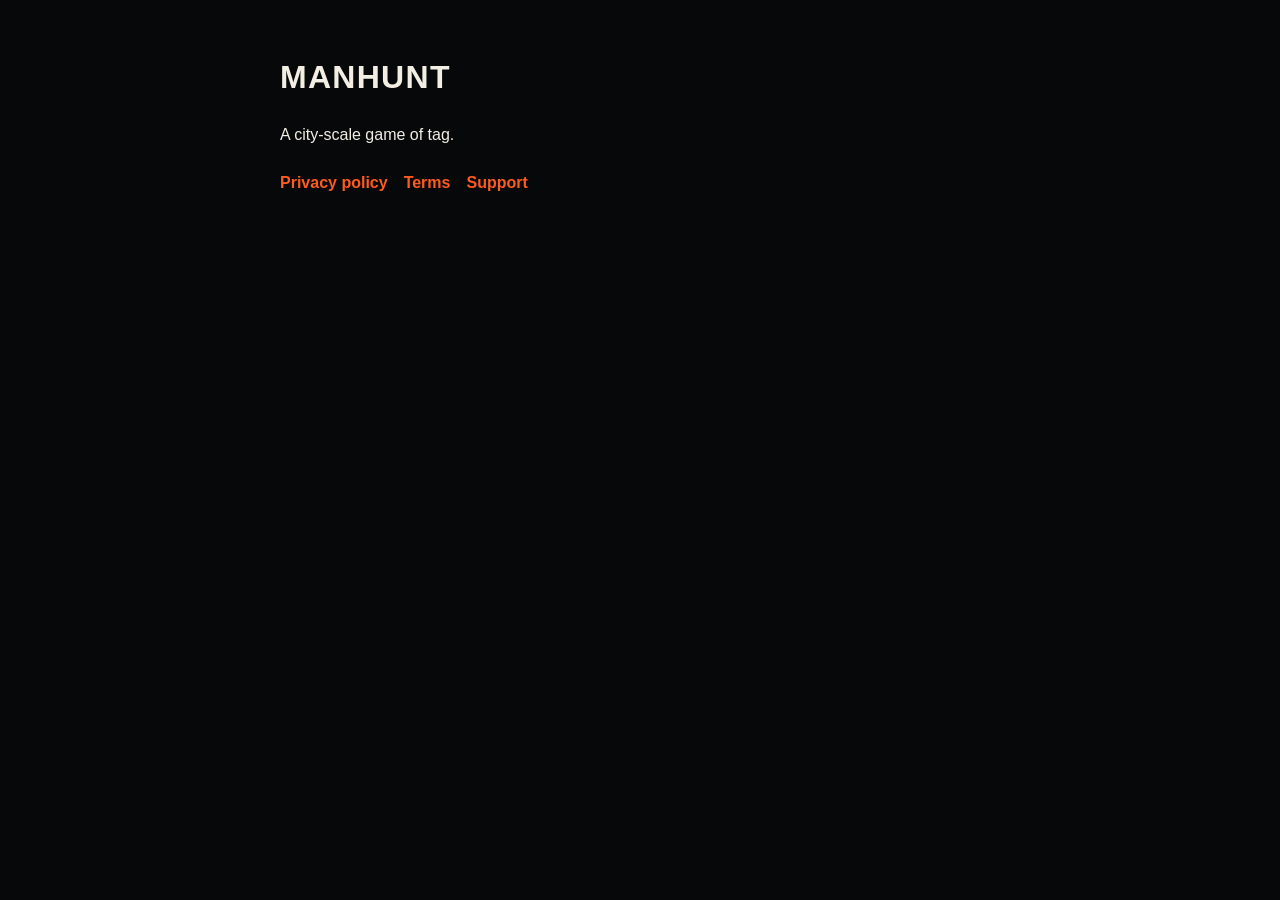
<file: index.html>
<!doctype html>
<html lang="en">
  <head>
    <meta charset="utf-8" />
    <meta name="viewport" content="width=device-width, initial-scale=1" />
    <title>Manhunt</title>
    <link rel="stylesheet" href="./styles.css" />
  </head>
  <body>
    <main>
      <h1>Manhunt</h1>
      <p>A city-scale game of tag.</p>
      <nav>
        <a href="./privacy.html">Privacy policy</a>
        <a href="./terms.html">Terms</a>
        <a href="./support.html">Support</a>
      </nav>
    </main>
  </body>
</html>
</file>
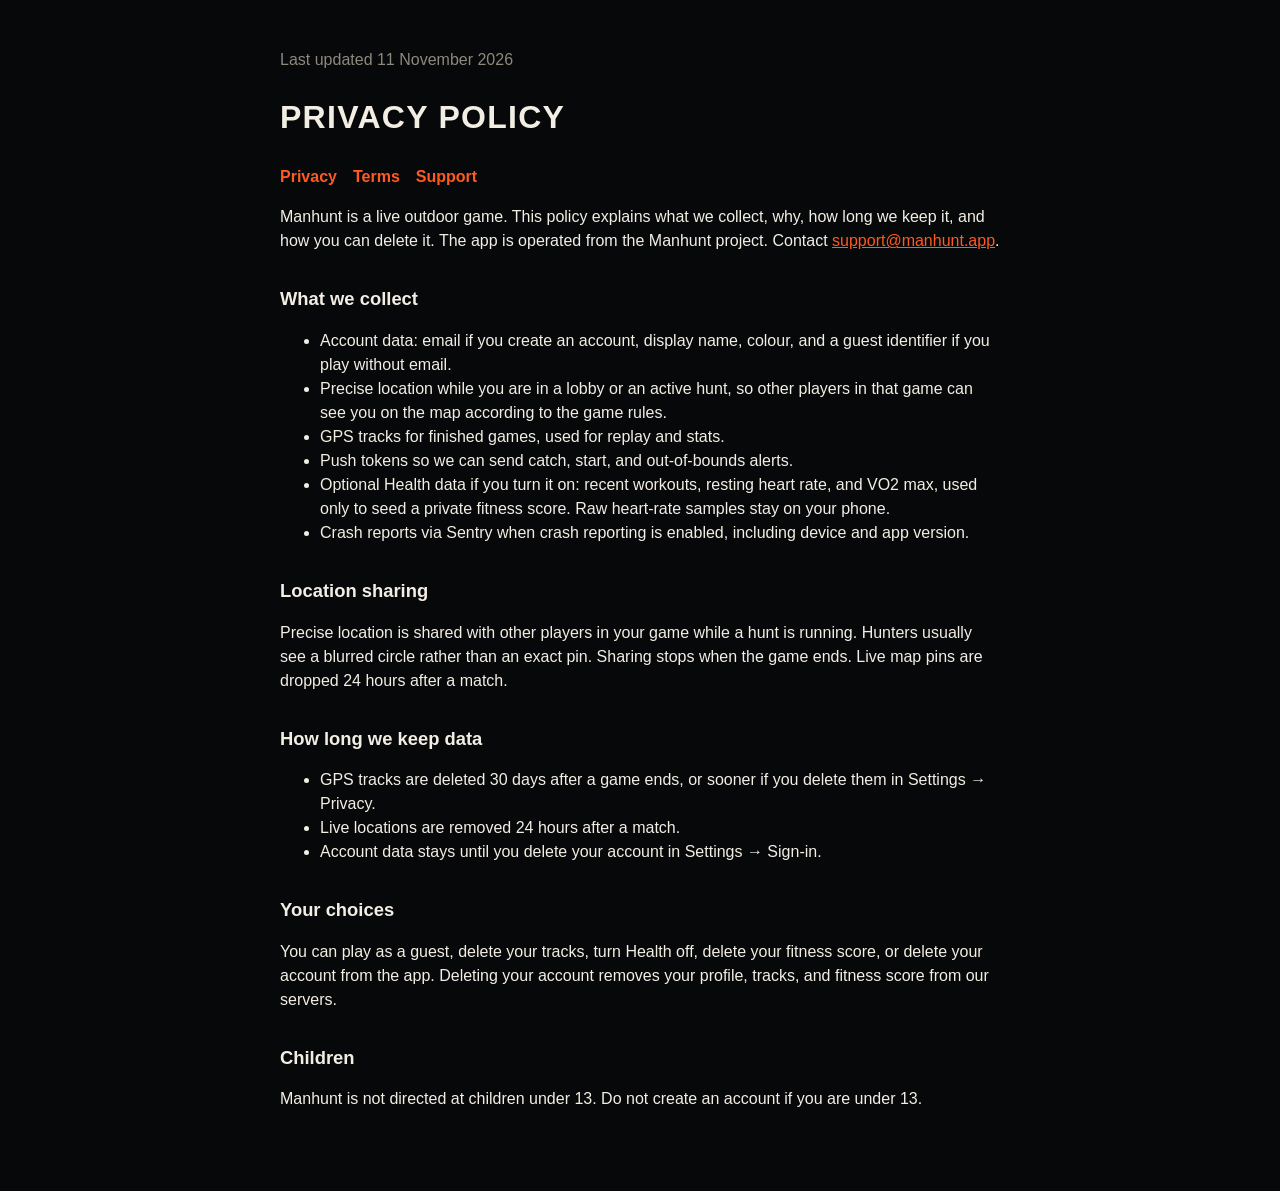
<file: privacy.html>
<!doctype html>
<html lang="en">
  <head>
    <meta charset="utf-8" />
    <meta name="viewport" content="width=device-width, initial-scale=1" />
    <title>Manhunt privacy policy</title>
    <link rel="stylesheet" href="./styles.css" />
  </head>
  <body>
    <main>
      <p class="muted">Last updated 11 November 2026</p>
      <h1>Privacy policy</h1>
      <nav>
        <a href="./privacy.html">Privacy</a>
        <a href="./terms.html">Terms</a>
        <a href="./support.html">Support</a>
      </nav>
      <p>
        Manhunt is a live outdoor game. This policy explains what we collect, why, how long we keep
        it, and how you can delete it. The app is operated from the Manhunt project. Contact
        <a href="mailto:support@manhunt.app">support@manhunt.app</a>.
      </p>

      <h2>What we collect</h2>
      <ul>
        <li>Account data: email if you create an account, display name, colour, and a guest identifier if you play without email.</li>
        <li>Precise location while you are in a lobby or an active hunt, so other players in that game can see you on the map according to the game rules.</li>
        <li>GPS tracks for finished games, used for replay and stats.</li>
        <li>Push tokens so we can send catch, start, and out-of-bounds alerts.</li>
        <li>Optional Health data if you turn it on: recent workouts, resting heart rate, and VO2 max, used only to seed a private fitness score. Raw heart-rate samples stay on your phone.</li>
        <li>Crash reports via Sentry when crash reporting is enabled, including device and app version.</li>
      </ul>

      <h2>Location sharing</h2>
      <p>
        Precise location is shared with other players in your game while a hunt is running. Hunters
        usually see a blurred circle rather than an exact pin. Sharing stops when the game ends.
        Live map pins are dropped 24 hours after a match.
      </p>

      <h2>How long we keep data</h2>
      <ul>
        <li>GPS tracks are deleted 30 days after a game ends, or sooner if you delete them in Settings → Privacy.</li>
        <li>Live locations are removed 24 hours after a match.</li>
        <li>Account data stays until you delete your account in Settings → Sign-in.</li>
      </ul>

      <h2>Your choices</h2>
      <p>
        You can play as a guest, delete your tracks, turn Health off, delete your fitness score, or
        delete your account from the app. Deleting your account removes your profile, tracks, and
        fitness score from our servers.
      </p>

      <h2>Children</h2>
      <p>Manhunt is not directed at children under 13. Do not create an account if you are under 13.</p>
    </main>
  </body>
</html>
</file>
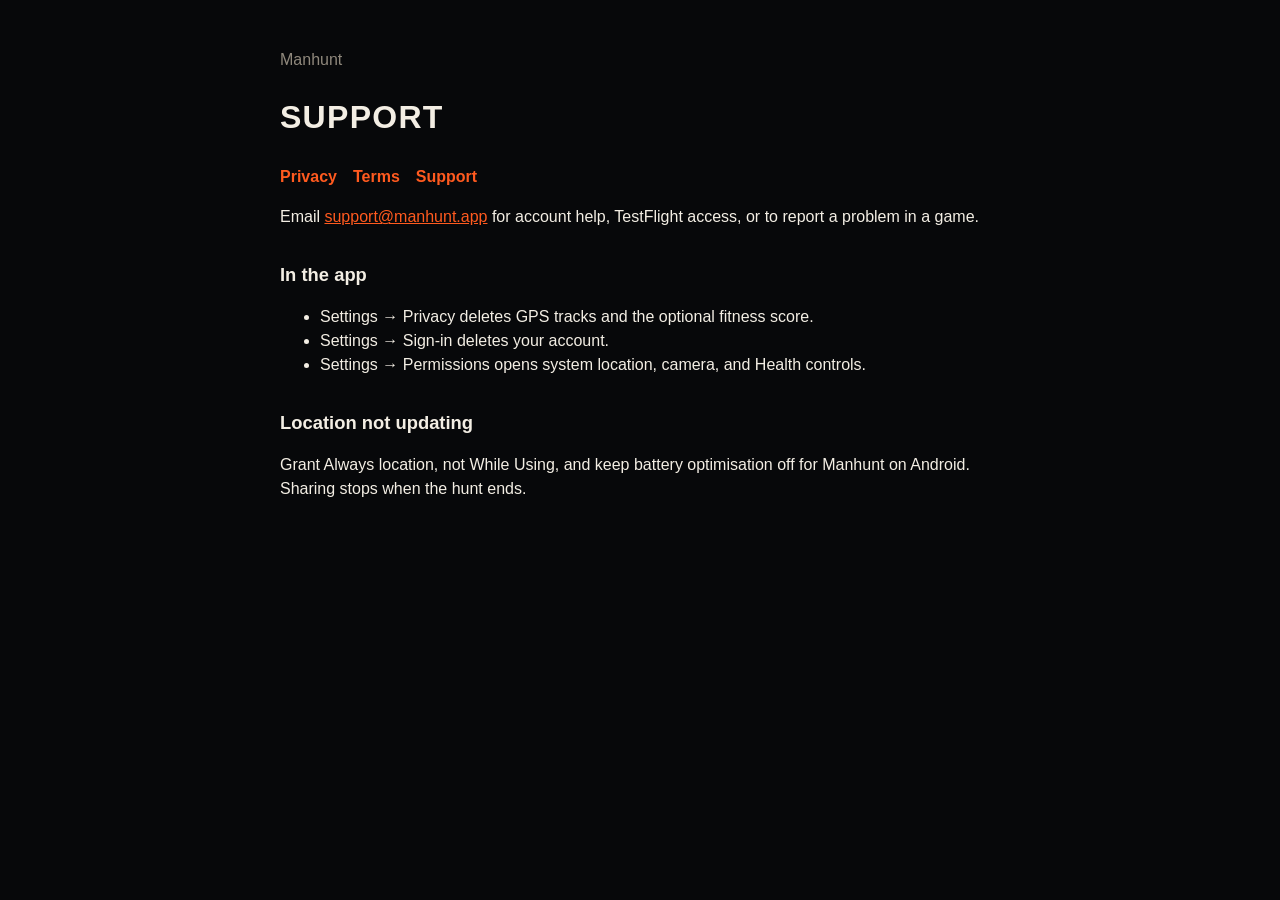
<file: support.html>
<!doctype html>
<html lang="en">
  <head>
    <meta charset="utf-8" />
    <meta name="viewport" content="width=device-width, initial-scale=1" />
    <title>Manhunt support</title>
    <link rel="stylesheet" href="./styles.css" />
  </head>
  <body>
    <main>
      <p class="muted">Manhunt</p>
      <h1>Support</h1>
      <nav>
        <a href="./privacy.html">Privacy</a>
        <a href="./terms.html">Terms</a>
        <a href="./support.html">Support</a>
      </nav>
      <p>
        Email <a href="mailto:support@manhunt.app">support@manhunt.app</a> for account help,
        TestFlight access, or to report a problem in a game.
      </p>
      <h2>In the app</h2>
      <ul>
        <li>Settings → Privacy deletes GPS tracks and the optional fitness score.</li>
        <li>Settings → Sign-in deletes your account.</li>
        <li>Settings → Permissions opens system location, camera, and Health controls.</li>
      </ul>
      <h2>Location not updating</h2>
      <p>
        Grant Always location, not While Using, and keep battery optimisation off for Manhunt on
        Android. Sharing stops when the hunt ends.
      </p>
    </main>
  </body>
</html>
</file>
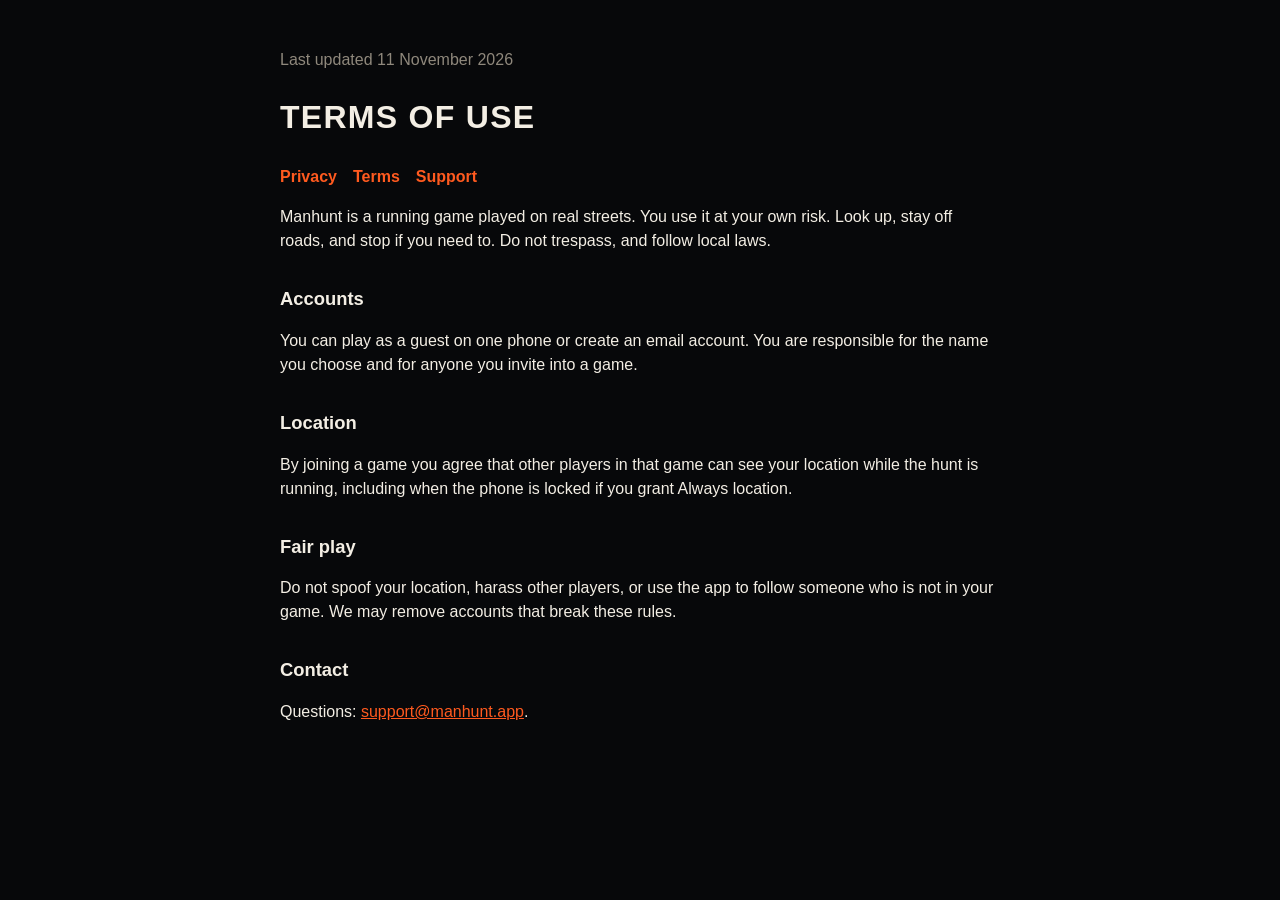
<file: terms.html>
<!doctype html>
<html lang="en">
  <head>
    <meta charset="utf-8" />
    <meta name="viewport" content="width=device-width, initial-scale=1" />
    <title>Manhunt terms</title>
    <link rel="stylesheet" href="./styles.css" />
  </head>
  <body>
    <main>
      <p class="muted">Last updated 11 November 2026</p>
      <h1>Terms of use</h1>
      <nav>
        <a href="./privacy.html">Privacy</a>
        <a href="./terms.html">Terms</a>
        <a href="./support.html">Support</a>
      </nav>
      <p>
        Manhunt is a running game played on real streets. You use it at your own risk. Look up,
        stay off roads, and stop if you need to. Do not trespass, and follow local laws.
      </p>
      <h2>Accounts</h2>
      <p>
        You can play as a guest on one phone or create an email account. You are responsible for
        the name you choose and for anyone you invite into a game.
      </p>
      <h2>Location</h2>
      <p>
        By joining a game you agree that other players in that game can see your location while the
        hunt is running, including when the phone is locked if you grant Always location.
      </p>
      <h2>Fair play</h2>
      <p>
        Do not spoof your location, harass other players, or use the app to follow someone who is
        not in your game. We may remove accounts that break these rules.
      </p>
      <h2>Contact</h2>
      <p>Questions: <a href="mailto:support@manhunt.app">support@manhunt.app</a>.</p>
    </main>
  </body>
</html>
</file>
<file: styles.css>
:root {
  color-scheme: dark;
  --bg: #07080a;
  --paper: #12141a;
  --ink: #f3eee4;
  --muted: #8f887c;
  --hunter: #ff5a1f;
}
* { box-sizing: border-box; }
html, body {
  margin: 0;
  background: var(--bg);
  color: var(--ink);
  font-family: "Barlow", "Helvetica Neue", Helvetica, Arial, sans-serif;
  line-height: 1.5;
}
body { padding: 32px 20px 64px; }
main { max-width: 720px; margin: 0 auto; }
a { color: var(--hunter); }
h1 {
  font-size: 2rem;
  letter-spacing: 0.04em;
  text-transform: uppercase;
}
h2 { font-size: 1.15rem; margin-top: 2rem; }
p, li { color: var(--ink); }
.muted { color: var(--muted); }
nav { display: flex; gap: 16px; margin: 24px 0 8px; }
nav a { text-decoration: none; font-weight: 700; }
</file>
